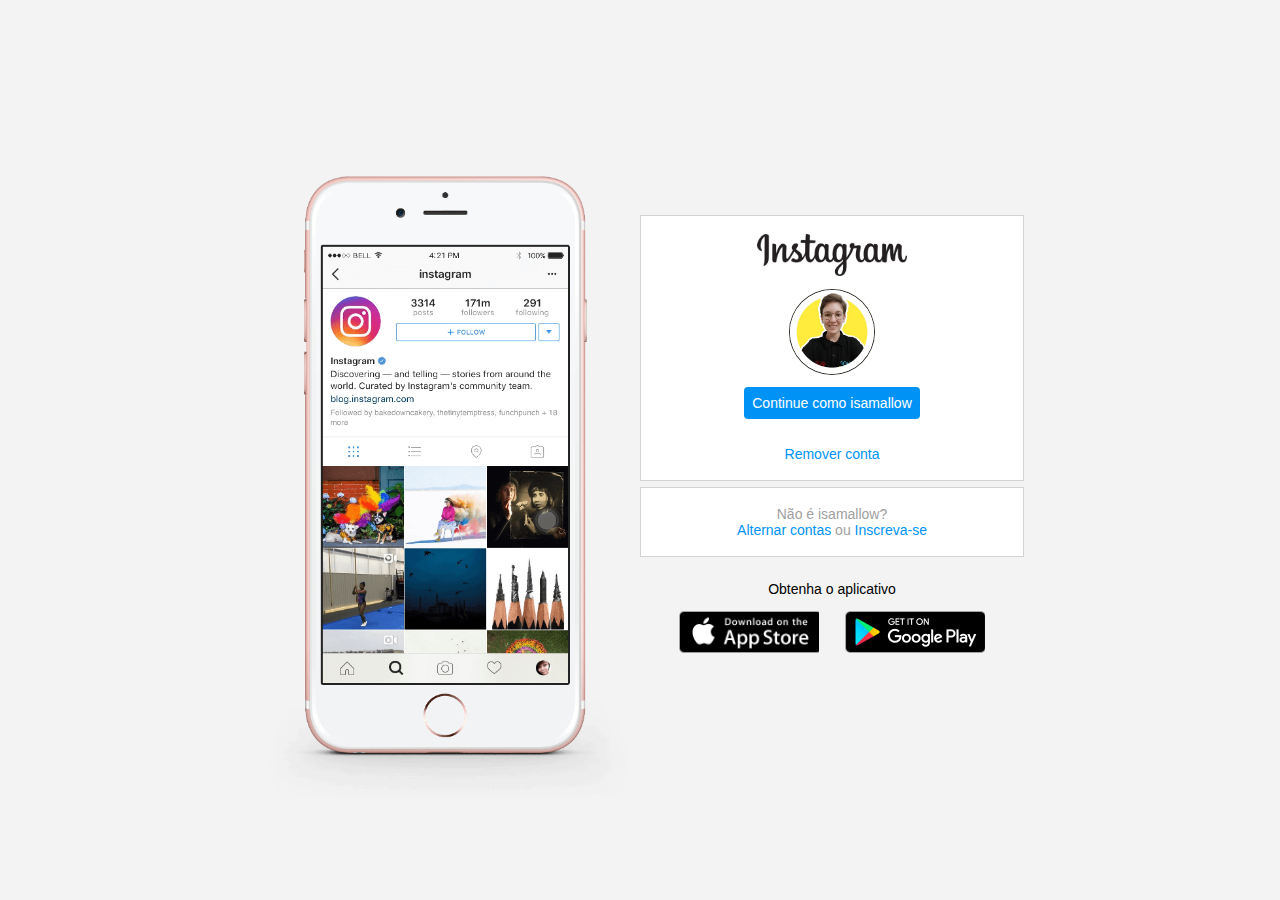
<file: instagram-clone/index.html>
<!DOCTYPE html>
<html lang="pt-br">
<head>
  <meta charset="UTF-8">
  <meta http-equiv="X-UA-Compatible" content="IE=edge">
  <meta name="viewport" content="width=device-width, initial-scale=1.0">
  <link rel="shortcut icon" href="images/favicon.ico" type="image/x-icon" />
  <link rel="stylesheet" href="styles/style.css" />
  <title>Instagram Clone</title>
</head>
<body>

  <div class="instagram-wrapper">
    <div class="instagram-phone">
      <img src="images/instagram-celular.png" alt="Ilustração de um celular branco com a tela mostrando o Instagram.">
    </div>

    <div class="instagram-continue">
      <div class="group">
        <img src="images/instagram-logo.png" class="instagram-logo" alt="Ilustração da logomarca do Instgram." />
        <div class="profile-photo">
          <img src="images/profile-photo.png" alt="Ilustração da autora da aplicação Isabela Ribeiro." />
        </div>
        <a href="#" class="instagram-login">Continue como isamallow</a>
        <a href="#" class="instagram-logout">Remover conta</a>
      </div>
      <div class="group">
        <p class="not-account">Não é isamallow?</p>
        <p class="not-account">
          <span class="link-blue">Alternar contas</span>
          ou 
          <span class="link-blue">Inscreva-se</span>
        </p>
      </div>
      <div class="get-the-app">
        <p class="get-app">Obtenha o aplicativo</p>
        <div class="download">
          <a href="https://apps.apple.com/app/instagram/id389801252?vt=lo" target="_blank" class="app-download"></a>
          <a href="https://play.google.com/store/apps/details?id=com.instagram.android&referrer=utm_source%3Dinstagramweb%26utm_campaign%3DloginPage%26ig_mid%3DCFA336B7-6FD3-44AC-A977-D28D600DD82A%26utm_content%3Dlo%26utm_medium%3Dbadge" target="_blank" class="app-download"></a>
        </div>
      </div>
    </div>
  </div>

</body>
</html>
</file>
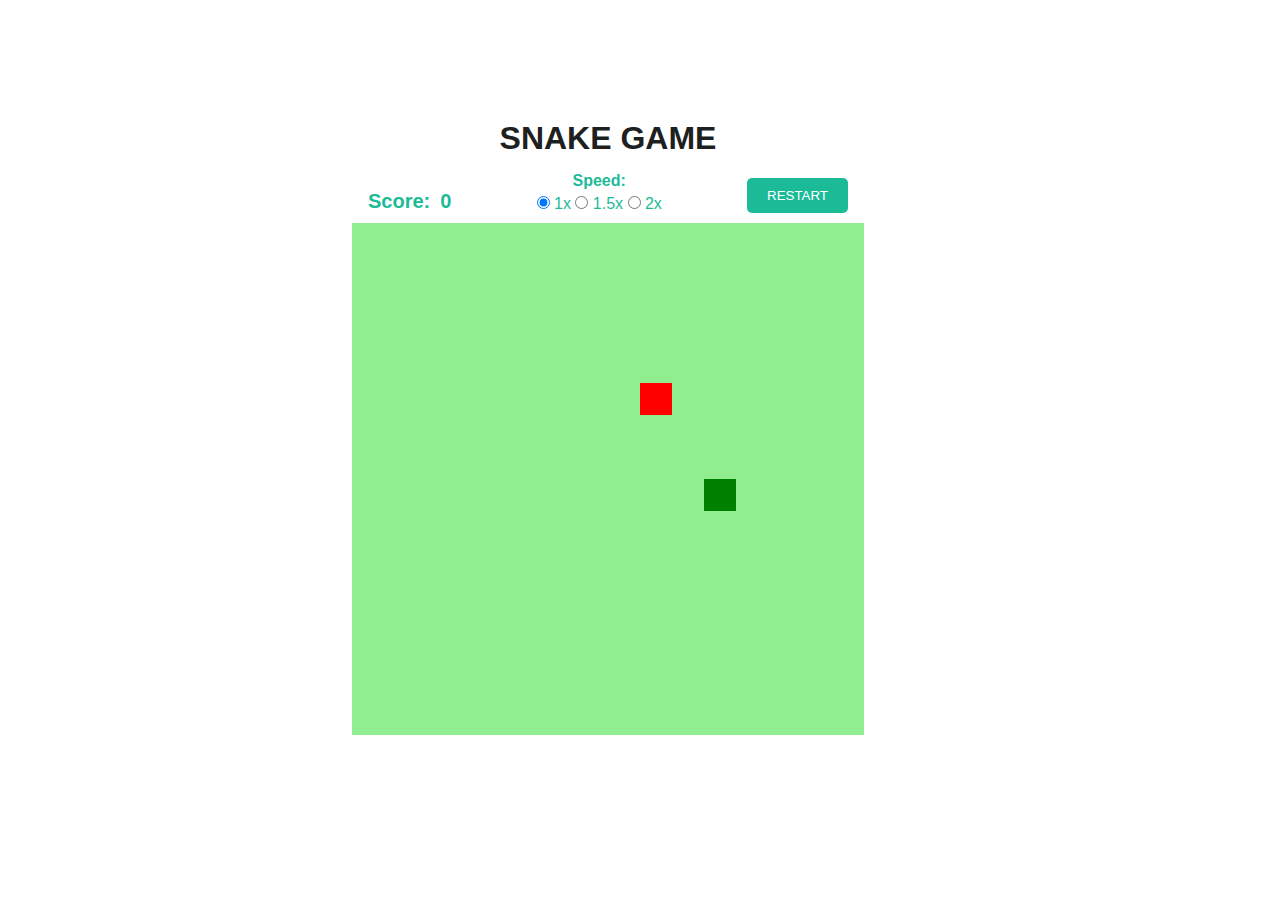
<file: snake-game/index.html>
<!DOCTYPE html>
<html lang="pt-br">
<head>
  <meta charset="UTF-8">
  <meta http-equiv="X-UA-Compatible" content="IE=edge">
  <meta name="viewport" content="width=device-width, initial-scale=1.0">
  <title>Snake Game</title>
  <link rel="stylesheet" href="styles/style.css">
  <link rel="shortcut icon" href="images/favicon.ico" type="image/x-icon">
</head>
<body>
  <h1>Snake Game</h1>
  <div class="painel">
    <div class="score">
      <p>Score:</p><span id="score"></span>
    </div>
    <div class="speed">
      <p>Speed:</p>
      <form>
        <input type="radio" name="speed" id="1x" value="1" checked>
        <label for="1x">1x</label>

        <input type="radio" name="speed" id="2x" value="1.5">
        <label for="2x">1.5x</label>

        <input type="radio" name="speed" id="3x" value="2">
        <label for="3x">2x</label>

      </form>
    </div>
    <button onclick=restartGame()>Restart</button>
  </div>

  <canvas id="snake" width="512" height="512"></canvas>
  
  <script defer src="js/main.js"></script>
</body>
</html>
</file>
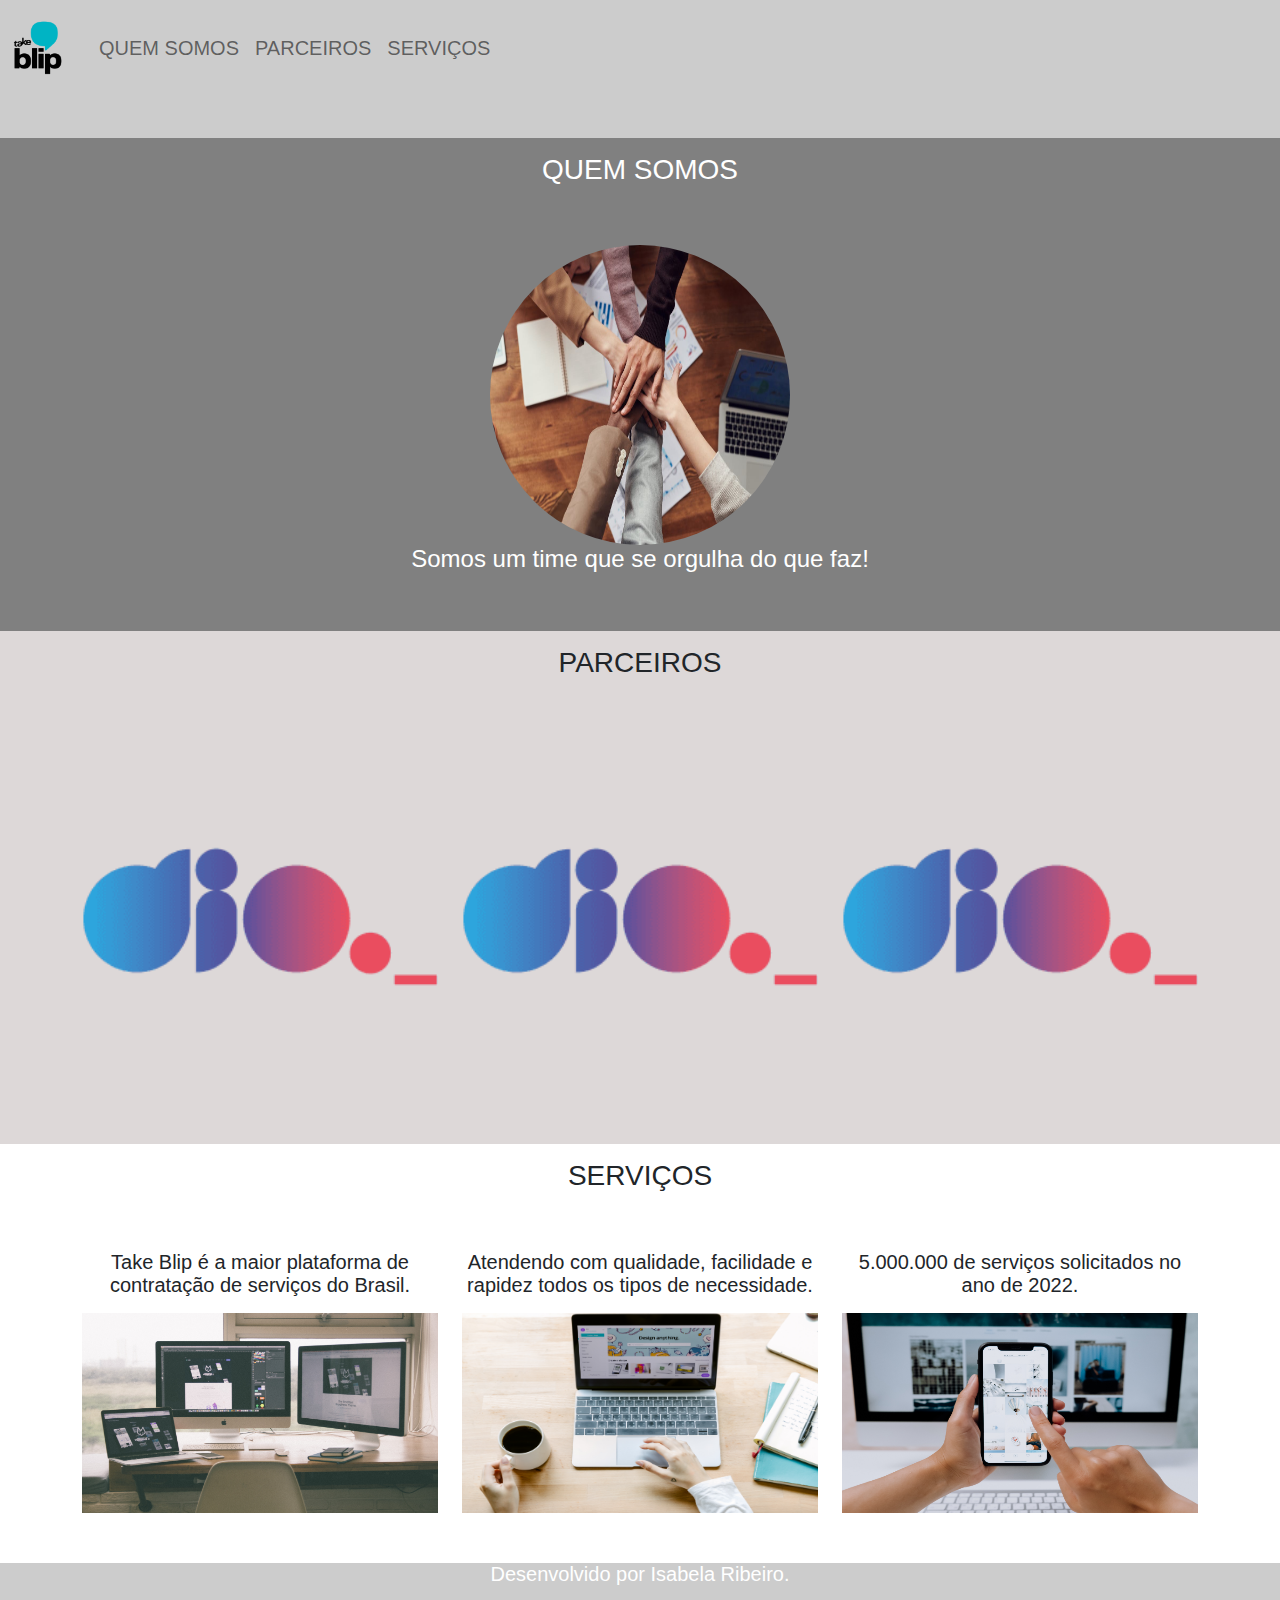
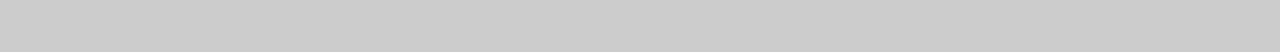
<file: bootstrap/projeto-bootstrap/index.html>
<!DOCTYPE html>
<html lang="pt-br">

<head>
  <meta charset="UTF-8">
  <meta http-equiv="X-UA-Compatible" content="IE=edge">
  <meta name="viewport" content="width=device-width, initial-scale=1.0">
  <title>Take Blip</title>
  <link rel="shortcut icon" href="images/favicon.ico" type="image/x-icon">
  <link rel="stylesheet" type="text/css" href="bootstrap/css/bootstrap.min.css">
  <link rel="stylesheet" href="css/style.css">
</head>

<body>

  <nav class="navbar navbar-expand-lg navbar-light margin">
    <a class="navbar-brand" href="#">
      <img src="images/take-blip.jpg" alt="Logomarca da Take Blip." width="75" height="70">
    </a>
    <div class="collapse navbar-collapse">
      <ul class="navbar-nav">
        <li class="nav-item">
          <a class="nav-link" href="#quemsomos">Quem somos</a>
        </li>
        <li class="nav-item">
          <a class="nav-link" href="#parceiros">Parceiros</a>
        </li>
        <li class="nav-item">
          <a class="nav-link" href="#servicos">Serviços</a>
        </li>
      </ul>
    </div>
  </nav>

  <section id="quemsomos">
    <div class="container-fluid quem-somos text-center margin">
      <h3 class="margin">Quem somos</h3>
      <img src="images/image-3.jpg" class="rounded-circle" alt="" width="300" height="300">
      <h4>Somos um time que se orgulha do que faz!</h4>
    </div>
  </section>

  <section id="parceiros">
    <div class="container-fluid text-center margin parceiros">
      <h3 class="margin">Parceiros</h3>
      <div class="container">
        <div class="row">
          <div class="col-lg-4">
            <img src="images/dio.png" alt="Logomarca da Digital Innovation One." width="100%">
          </div>
          <div class="col-lg-4">
            <img src="images/dio.png" alt="Logomarca da Digital Innovation One." width="100%">
          </div>
          <div class="col-lg-4">
            <img src="images/dio.png" alt="Logomarca da Digital Innovation One." width="100%">
          </div>
        </div>
      </div>
    </div>
  </section>

  <section id="servicos">
    <div class="container-fluid text-center margin servicos">
      <h3 class="margin">Serviços</h3>
      <div class="container">
        <div class="row">
          <div class="col-lg-4">
            <p>Take Blip é a maior plataforma de contratação de serviços do Brasil.</p>
            <img class="images" src="images/image-2.jpg" alt="" width="100%">
          </div>
          <div class="col-lg-4">
            <p>Atendendo com qualidade, facilidade e rapidez todos os tipos de necessidade.</p>
            <img class="images" src="images/image-1.jpg" alt="" width="100%">
          </div>
          <div class="col-lg-4">
            <p>5.000.000 de serviços solicitados no ano de 2022.</p>
            <img class="images" src="images/image-4.jpg" alt="" width="100%">
          </div>
        </div>
      </div>
    </div>
  </section>

  <footer class="container-fluid text-center bg-footer margin">
    <p>Desenvolvido por Isabela Ribeiro.</p>
  </footer>

</body>
</html>
</file>
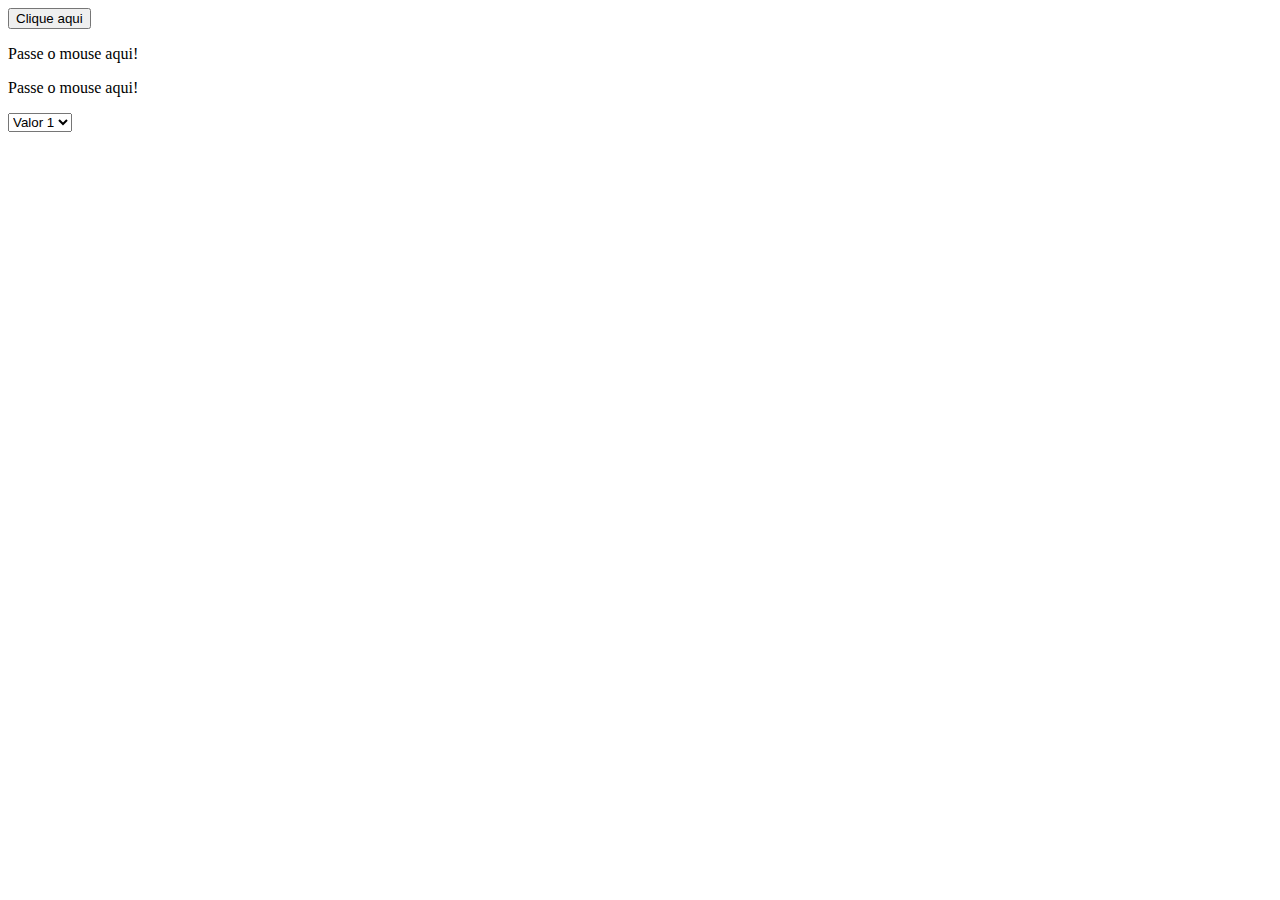
<file: javascript/exercicio/index.html>
<!DOCTYPE html>
<html lang="pt-br">
<head>
  <meta charset="UTF-8">
  <meta http-equiv="X-UA-Compatible" content="IE=edge">
  <meta name="viewport" content="width=device-width, initial-scale=1.0">
  <title>Document</title>
  <script type="text/javascript" src="./js/main.js"></script>
</head>
<body onload="load()">

  <button type="button" onclick="clicou()">Clique aqui</button>
  
  <p id="agradecimento" onclick="redirecionar()"></p>

  <p id="mousemove" onmouseover="trocar(this)" onmouseout="voltar(this)">Passe o mouse aqui!</p>
  <p id="mousemove2" onmouseover="trocar(this)" onmouseout="voltar(this)">Passe o mouse aqui!</p>

  <select onchange="funcaoChange(this)">
    <option value="1">Valor 1</option>
    <option value="2">Valor 2</option>
    <option value="3">Valor 3</option>
  </select>
</body>
</html>
</file>
<file: instagram-clone/styles/style.css>
* {
  margin: 0;
  padding: 0;
  box-sizing: border-box;
  text-decoration: none;
  font-family: sans-serif;
  font-size: 14px;
}

body {
  width: 100%;
  min-height: 100vh;
  background-color: rgb(243, 243, 243);
  margin: 0;
  padding: 0;
  display: flex;
  justify-content: center;
}

.instagram-wrapper {
  display: flex;
  align-items: center;
  justify-content: start;
  width: 60%;
  height: 100vh;
}

.instagram-phone {
  display: flex;
  align-items: center;
  justify-content: center;
  width: 50%;
}

.instagram-phone img {
  height: 50rem;
}

.instagram-phone img:hover {
  transform: scale(1.05);
  opacity: 0.7;
}

.instagram-continue {
  display: flex;
  align-items: center; /*horizontal*/
  justify-content: space-around; /*vertical */
  flex-direction: column;
  width: 50%;
  min-height: 34rem;
}

.group {
  display: flex;
  justify-content: space-between;
  align-items: center;
  flex-direction: column;
  background-color: rgb(255, 255, 255);
  width: 100%;
  padding: 1.3rem 0;
  border: 1px solid rgb(211, 211, 211);
}

.group:nth-child(1) {
  min-height: 19rem;
}

.instagram-logo {
  height: 3rem;
}

.profile-photo {
  display: flex;
  justify-content: center;
  align-items: center;
  border-radius: 50%;
  overflow: hidden;
  border: 1px solid rgb(49, 49, 42);
}

.profile-photo img {
  height: 6rem;
}

.instagram-login {
  background-color: rgb(0, 147, 245);
  color: rgb(255, 255, 255);
  padding: 8px;
  border-radius: 4px;
}

.instagram-login:hover {
  background-color: rgb(100, 188, 247);
}

.instagram-logout {
  color: rgb(0, 147, 245);
  margin-top: 1rem;
}

.not-account {
  color: rgb(160, 160, 160);
}

.link-blue {
  color: rgb(0, 147, 245);
  cursor: pointer;
}

.instagram-logout:hover,
.link-blue:hover {
  color: rgb(100, 188, 247);
}

.get-the-app {
  display: flex;
  flex-direction: column;
  align-items: center;
  justify-content: center;
  width: 100%;
  padding: 1.3rem 0;
}

.download {
  display: flex;
  justify-content: space-evenly;
  align-items: center;
  width: 100%;
  padding: 1rem;
}

.app-download {
  height: 3rem;
  width: 10rem;
  background-size: cover;
}

.app-download:nth-child(1) {
  background-image: url('../images/apple-button.png');
}

.app-download:nth-child(2) {
  background-image: url('../images/googleplay-button.png');
}

/* media querries = at rules */

@media (max-width: 1024px) {
  .instagram-wrapper {
    width: 90%;
  }
}

@media (max-width: 650px) {
  body {
    background-color: rgb(255, 255, 255);
  }

  .instagram-wrapper {
    width: 90%;
  }

  .instagram-phone {
    display: none;
  }

  .instagram-continue {
    width: 100%;
  }

  .group {
    border: 1px solid transparent;
  }
}
</file>
<file: snake-game/styles/style.css>
* {
  margin: 0;
  padding: 0;
  box-sizing: border-box;
}

body {
  width: 95vw;
  height: 95vh;
  display: flex;
  flex-direction: column;
  justify-content: center;
  align-items: center;
  font-family: Arial, Helvetica, sans-serif;
  color: #1cbb98;
}

h1 {
  text-transform: uppercase;
  color: #201f1f;
}

.painel {
  width: 480px;
  margin-bottom: 10px;
  display: flex;
  justify-content: space-between;
  align-items: flex-end;
}

.painel .score {
  display: flex;
  justify-content: center;
  align-items: flex-end;
  font-weight: bold;
  font-size: 20px;
}

.painel .score p {
  margin-right: 10px;
  margin-bottom: 0;
}

.painel button {
  padding: 10px 20px;
  background: #1cbb98;
  color: #ffffff;
  text-transform: uppercase;
  border: none;
  border-radius: 5px;
  transition: 0.2s;
}

.painel button:hover {
  cursor: pointer;
  opacity: 0.8;
}

.painel .speed {
  display: flex;
  flex-direction: column;
  justify-content: center;
  align-items: center;
}

.painel .speed p {
  font-weight: bold;
  margin-top: 15px;
  margin-bottom: 5px;
}
</file>
<file: bootstrap/projeto-bootstrap/css/style.css>
* {
  padding: 0;
  margin: 0;
  box-sizing: border-box;
}

body {
  font: 20px Arial, sans-serif;
}

.navbar {
  background-color: #cccccc;
}

li > a {
  text-transform: uppercase;
}

.quem-somos {
  background: #808080;
  color: #ffffff;
}

div > h3 {
  text-transform: uppercase;
  padding-top: 15px;
}

.margin {
  padding-bottom: 50px;
}

.parceiros {
  background-color: #ddd8d8;
}

.images {
  height: 200px;
}

.bg-footer {
  background-color: #cccccc;
  color: #ffffff;
}
</file>
